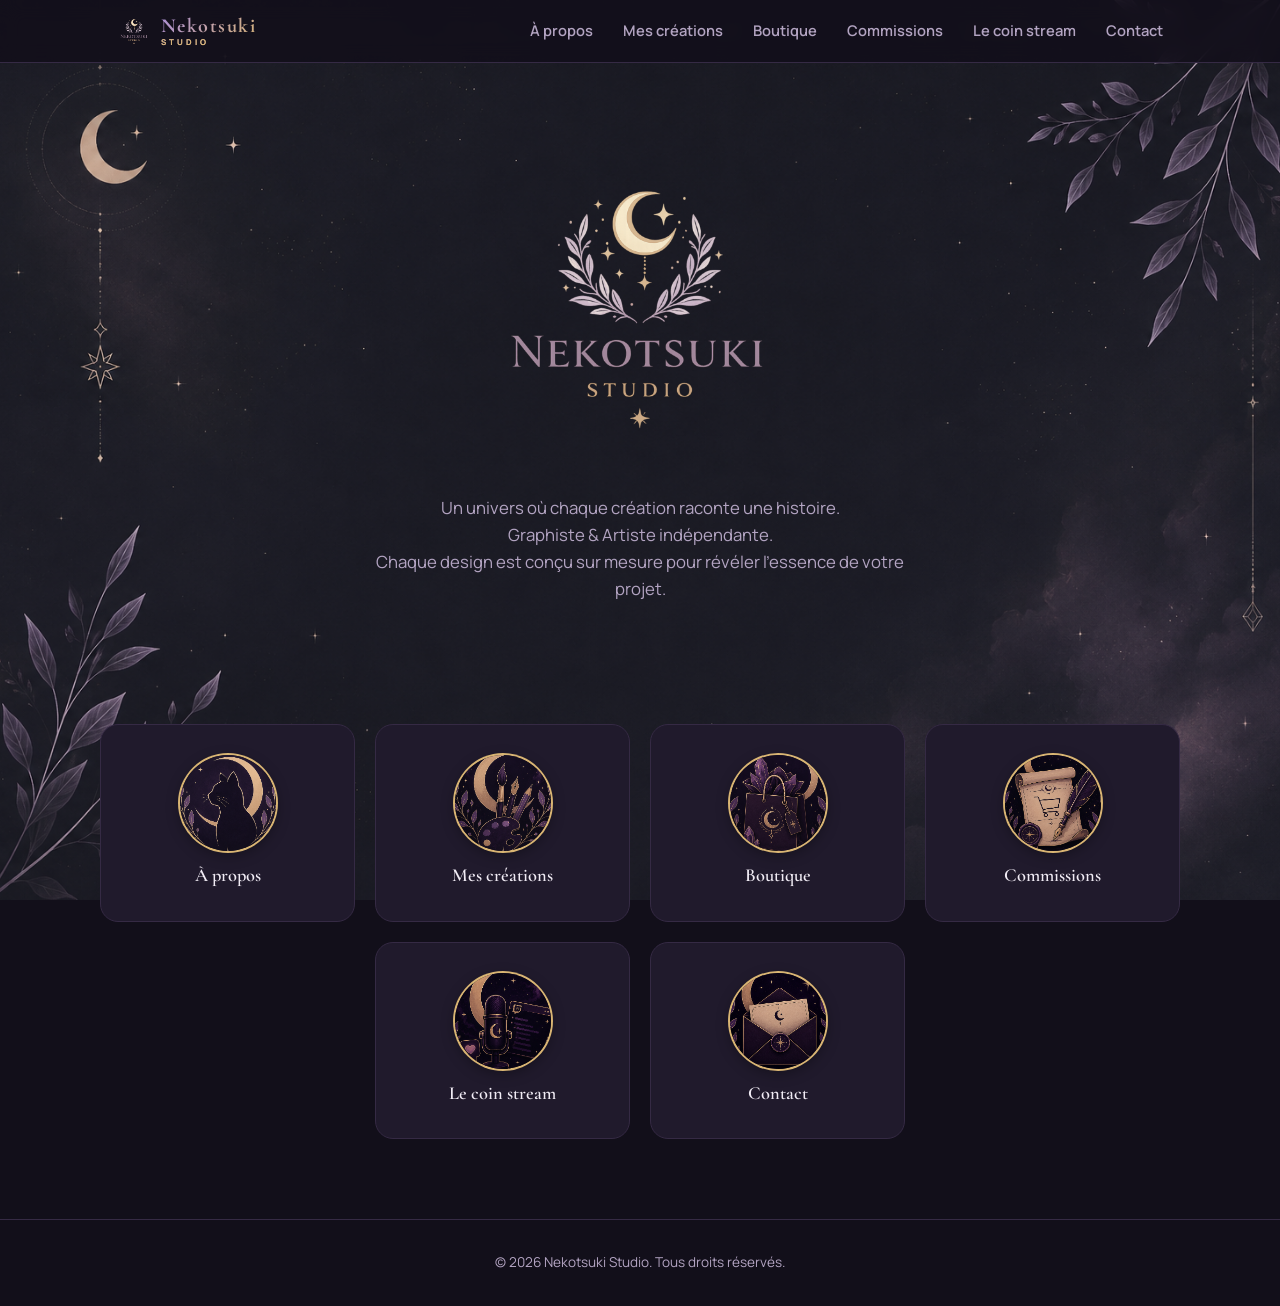
<file: index.html>
<!DOCTYPE html>
<html lang="fr">
<head>
<meta charset="UTF-8">
<meta name="viewport" content="width=device-width, initial-scale=1.0">
<title>Nekotsuki Studio — Portfolio</title>
<link rel="preconnect" href="https://fonts.googleapis.com">
<link rel="preconnect" href="https://fonts.gstatic.com" crossorigin>
<link href="https://fonts.googleapis.com/css2?family=Cormorant+Garamond:wght@500;600;700&family=Manrope:wght@400;500;600;700;800&display=swap" rel="stylesheet">
<link rel="stylesheet" href="style.css?v=3">
</head>
<body>

<header>
  <nav>
    <a href="index.html" class="logo-lockup">
      <img src="index/logo-icon.png" alt="Nekotsuki Studio">
      <span class="logo-text">Nekotsuki<small>STUDIO</small></span>
    </a>
    <ul class="nav-links" id="navLinks">
      <li><a href="apropos.html">À propos</a></li>
      <li><a href="creations.html">Mes créations</a></li>
      <li><a href="boutique.html">Boutique</a></li>
      <li><a href="commissions.html">Commissions</a></li>
      <li><a href="stream.html">Le coin stream</a></li>
      <li><a href="contact.html">Contact</a></li>
    </ul>
    <button class="nav-toggle" id="navToggle" aria-label="Menu">
      <span></span><span></span><span></span>
    </button>
  </nav>
</header>

<main>
  <!-- PAGE DE GARDE -->
  <section class="cover">
    <div class="brand-mark">
      <img src="index/logo-icon.png" alt="Nekotsuki Studio">
    </div>
    <p class="cover-tagline">Un univers où chaque création raconte une histoire.<br> Graphiste & Artiste indépendante.<br> Chaque design est conçu sur mesure pour révéler l'essence de votre projet.</p>
  </br>
    <div class="nav-tiles">
      <!--
        ICÔNE "À PROPOS" (badge chat + lune) : enregistre l'image sous le nom exact "icon-apropos.png"
        à côté de index.html, EN ÉCRASANT le fichier existant, pour qu'elle remplace l'ancienne icône.
      -->
      <a class="nav-tile" href="apropos.html">
        <div class="tile-icon tile-icon-img"><img src="index/icon-apropos.png" alt="À propos" onerror="this.parentElement.textContent='Ap'; this.parentElement.classList.remove('tile-icon-img');"></div>
        <h3>À propos</h3>
      </a>
      <!--
        ICÔNE "MES CRÉATIONS" (badge palette + pinceau/plume/crayon) : enregistre sous le nom exact
        "icon-creations.png", en écrasant le fichier existant.
      -->
      <a class="nav-tile" href="creations.html">
        <div class="tile-icon tile-icon-img"><img src="index/icon-creations.png" alt="Mes créations" onerror="this.parentElement.textContent='Cr'; this.parentElement.classList.remove('tile-icon-img');"></div>
        <h3>Mes créations</h3>
      </a>
      <!--
        ICÔNE "BOUTIQUE" (badge sac + cristaux) : enregistre sous le nom exact "icon-boutique.png",
        en écrasant le fichier existant.
      -->
      <a class="nav-tile" href="boutique.html">
        <div class="tile-icon tile-icon-img"><img src="index/icon-boutique.png" alt="Boutique" onerror="this.parentElement.textContent='Bo'; this.parentElement.classList.remove('tile-icon-img');"></div>
        <h3>Boutique</h3>
      </a>
      <!--
        ICÔNE "COMMISSIONS" (badge parchemin + panier + plume + sceau) : enregistre sous le nom exact
        "icon-commissions.png", en écrasant le fichier existant.
      -->
      <a class="nav-tile" href="commissions.html">
        <div class="tile-icon tile-icon-img"><img src="index/icon-commissions.png" alt="Commissions" onerror="this.parentElement.textContent='Co'; this.parentElement.classList.remove('tile-icon-img');"></div>
        <h3>Commissions</h3>
      </a>
      <!--
        ICÔNE "LE COIN STREAM" (badge micro + fenêtre Twitch) : enregistre sous le nom exact
        "icon-stream.png", en écrasant le fichier existant.
      -->
      <a class="nav-tile" href="stream.html">
        <div class="tile-icon tile-icon-img"><img src="index/icon-stream.png" alt="Le coin stream" onerror="this.parentElement.textContent='St'; this.parentElement.classList.remove('tile-icon-img');"></div>
        <h3>Le coin stream</h3>
      </a>
      <!--
        ICÔNE "CONTACT" (badge enveloppe + lettre + sceau) : enregistre sous le nom exact
        "icon-contact.png", en écrasant le fichier existant.
      -->
      <a class="nav-tile" href="contact.html">
        <div class="tile-icon tile-icon-img"><img src="index/icon-contact.png" alt="Contact" onerror="this.parentElement.textContent='Ct'; this.parentElement.classList.remove('tile-icon-img');"></div>
        <h3>Contact</h3>
      </a>
    </div>
  </section>

<footer>
  © 2026 Nekotsuki Studio. Tous droits réservés.
</footer>

<script src="script.js"></script>
</body>
</html>
</file>
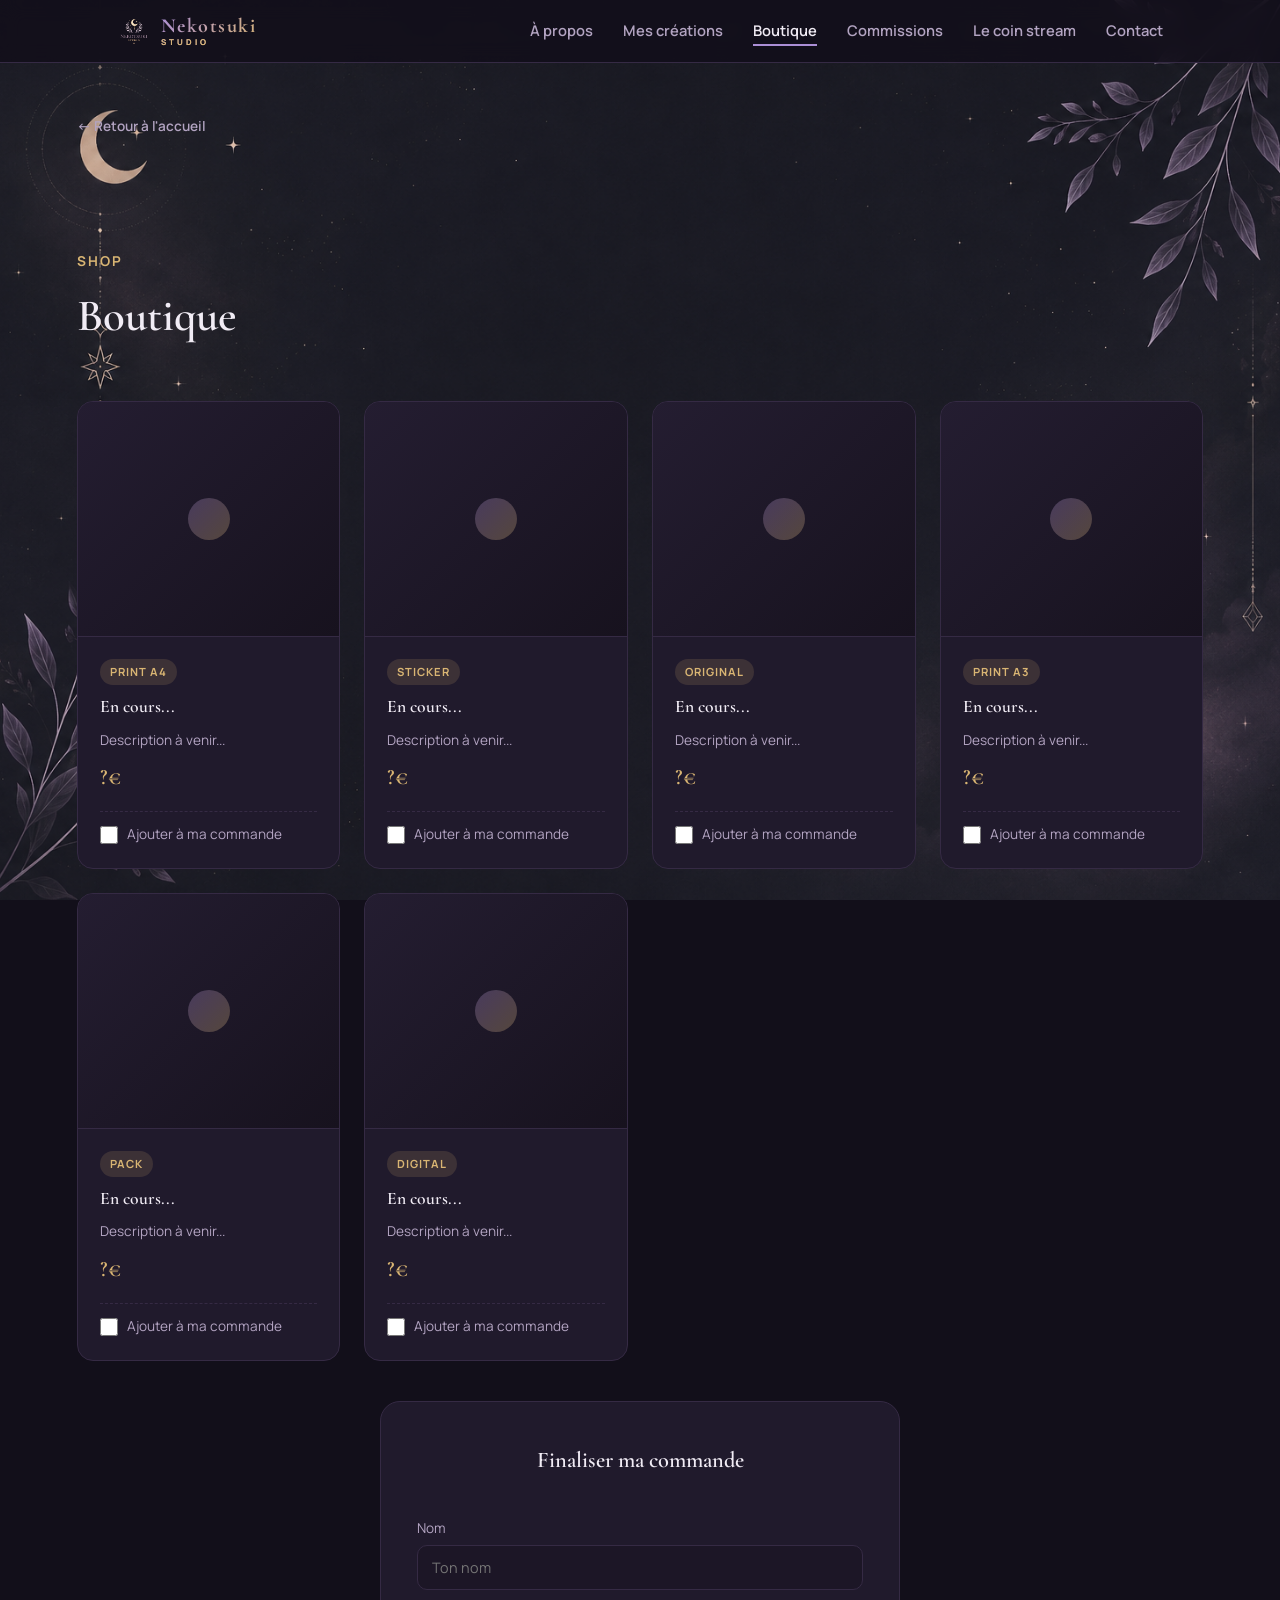
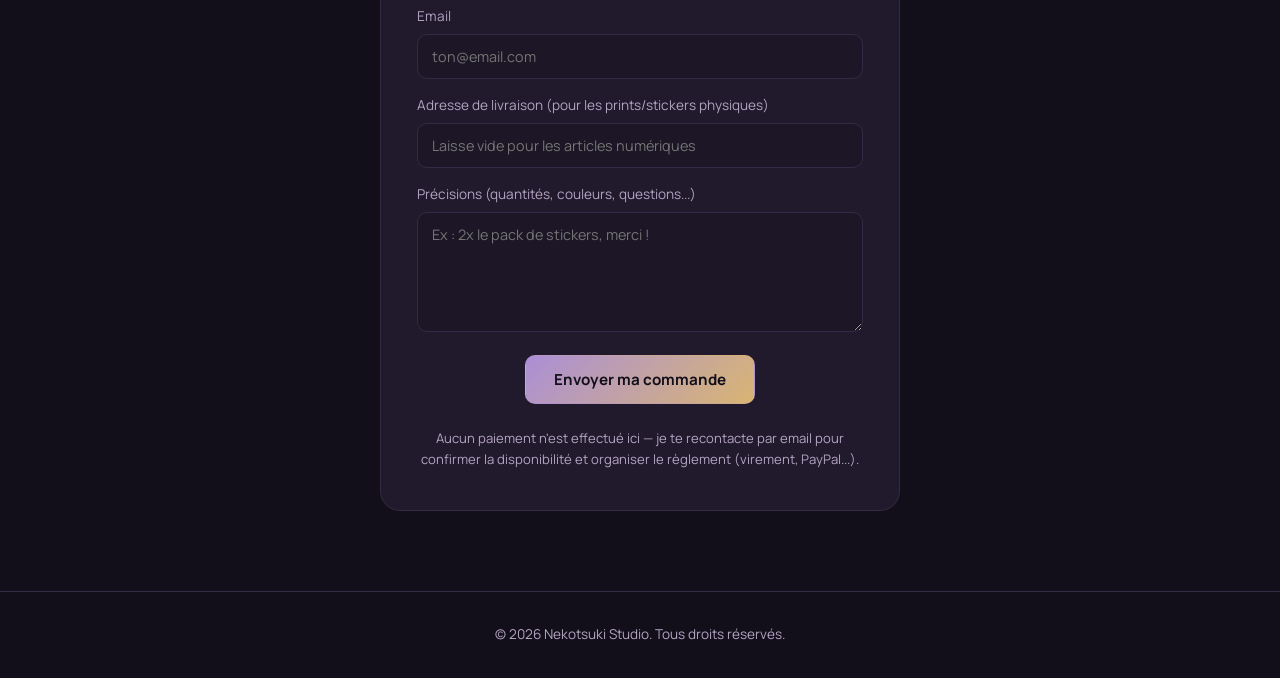
<file: boutique.html>
<!DOCTYPE html>
<html lang="fr">
<head>
<meta charset="UTF-8">
<meta name="viewport" content="width=device-width, initial-scale=1.0">
<title>Boutique — Nekotsuki Studio</title>
<link rel="preconnect" href="https://fonts.googleapis.com">
<link rel="preconnect" href="https://fonts.gstatic.com" crossorigin>
<link href="https://fonts.googleapis.com/css2?family=Cormorant+Garamond:wght@500;600;700&family=Manrope:wght@400;500;600;700;800&display=swap" rel="stylesheet">
<link rel="stylesheet" href="style.css?v=3">
</head>
<body>

<header>
  <nav>
    <a href="index.html" class="logo-lockup">
      <img src="index/logo-icon.png" alt="Nekotsuki Studio">
      <span class="logo-text">Nekotsuki<small>STUDIO</small></span>
    </a>
    <ul class="nav-links" id="navLinks">
      <li><a href="apropos.html">À propos</a></li>
      <li><a href="creations.html">Mes créations</a></li>
      <li><a href="boutique.html" class="active">Boutique</a></li>
      <li><a href="commissions.html">Commissions</a></li>
      <li><a href="stream.html">Le coin stream</a></li>
      <li><a href="contact.html">Contact</a></li>
    </ul>
    <button class="nav-toggle" id="navToggle" aria-label="Menu">
      <span></span><span></span><span></span>
    </button>
  </nav>
</header>

<main>
  <div class="page-header">
    <div class="container">
      <a href="index.html" class="back-link">← Retour à l'accueil</a>
    </div>
  </div>

  <section id="boutique">
    <div class="container">
      <div class="section-head">
        <span class="eyebrow">Shop</span>
        <h2>Boutique</h2>
      </div>

      <form class="ajax-form" id="orderForm" data-success-message="Commande envoyée ! Je te recontacte pour les modalités et le paiement." action="https://formspree.io/f/xvzeaeok" method="POST">
        <input type="hidden" name="_subject" value="Nouvelle commande — Boutique Nekotsuki Studio">
        <input type="text" name="_gotcha" style="display:none">

        <div class="shop-grid">
          <div class="shop-card">
            <div class="shop-thumb"><div class="ph-icon"></div></div>
            <div class="shop-info">
              <span class="shop-badge">Print A4</span>
              <h3>En cours...</h3>
              <p>Description à venir...</p>
              <div class="shop-price">?€</div>
              <label class="shop-select">
                <input type="checkbox" name="produits" value="Print — Lune de minuit (15€)">
                <span>Ajouter à ma commande</span>
              </label>
            </div>
          </div>
          <div class="shop-card">
            <div class="shop-thumb"><div class="ph-icon"></div></div>
            <div class="shop-info">
              <span class="shop-badge">Sticker</span>
              <h3>En cours...</h3>
              <p>Description à venir...</p>
              <div class="shop-price">?€</div>
              <label class="shop-select">
                <input type="checkbox" name="produits" value="Sticker — Chat lunaire (4€)">
                <span>Ajouter à ma commande</span>
              </label>
            </div>
          </div>
          <div class="shop-card">
            <div class="shop-thumb"><div class="ph-icon"></div></div>
            <div class="shop-info">
              <span class="shop-badge">Original</span>
              <h3>En cours...</h3>
              <p>Description à venir...</p>
              <div class="shop-price">?€</div>
              <label class="shop-select">
                <input type="checkbox" name="produits" value="Pièce originale — Veilleuse (80€)">
                <span>Ajouter à ma commande</span>
              </label>
            </div>
          </div>
          <div class="shop-card">
            <div class="shop-thumb"><div class="ph-icon"></div></div>
            <div class="shop-info">
              <span class="shop-badge">Print A3</span>
              <h3>En cours...</h3>
              <p>Description à venir...</p>
              <div class="shop-price">?€</div>
              <label class="shop-select">
                <input type="checkbox" name="produits" value="Print — Jardin céleste (22€)">
                <span>Ajouter à ma commande</span>
              </label>
            </div>
          </div>
          <div class="shop-card">
            <div class="shop-thumb"><div class="ph-icon"></div></div>
            <div class="shop-info">
              <span class="shop-badge">Pack</span>
              <h3>En cours...</h3>
              <p>Description à venir...</p>
              <div class="shop-price">?€</div>
              <label class="shop-select">
                <input type="checkbox" name="produits" value="Pack 5 stickers (16€)">
                <span>Ajouter à ma commande</span>
              </label>
            </div>
          </div>
          <div class="shop-card">
            <div class="shop-thumb"><div class="ph-icon"></div></div>
            <div class="shop-info">
              <span class="shop-badge">Digital</span>
              <h3>En cours...</h3>
              <p>Description à venir...</p>
              <div class="shop-price">?€</div>
              <label class="shop-select">
                <input type="checkbox" name="produits" value="Pack de fonds d'écran (6€)">
                <span>Ajouter à ma commande</span>
              </label>
            </div>
          </div>
        </div>

        <div class="contact-form order-details">
          <h3 class="order-details-title">Finaliser ma commande</h3>
          <div>
            <label for="order-name">Nom</label>
            <input type="text" id="order-name" name="name" placeholder="Ton nom" required>
          </div>
          <div>
            <label for="order-email">Email</label>
            <input type="email" id="order-email" name="email" placeholder="ton@email.com" required>
          </div>
          <div>
            <label for="order-address">Adresse de livraison (pour les prints/stickers physiques)</label>
            <input type="text" id="order-address" name="adresse" placeholder="Laisse vide pour les articles numériques">
          </div>
          <div>
            <label for="order-notes">Précisions (quantités, couleurs, questions...)</label>
            <textarea id="order-notes" name="notes" placeholder="Ex : 2x le pack de stickers, merci !"></textarea>
          </div>
          <button type="submit" class="btn btn-primary" style="align-self:center;">Envoyer ma commande</button>
          <div class="form-status"></div>
          <p class="order-note">Aucun paiement n'est effectué ici — je te recontacte par email pour confirmer la disponibilité et organiser le règlement (virement, PayPal...).</p>
        </div>
      </form>
    </div>
  </section>
</main>

<footer>
  © 2026 Nekotsuki Studio. Tous droits réservés.
</footer>

<script src="script.js"></script>
</body>
</html>
</file>
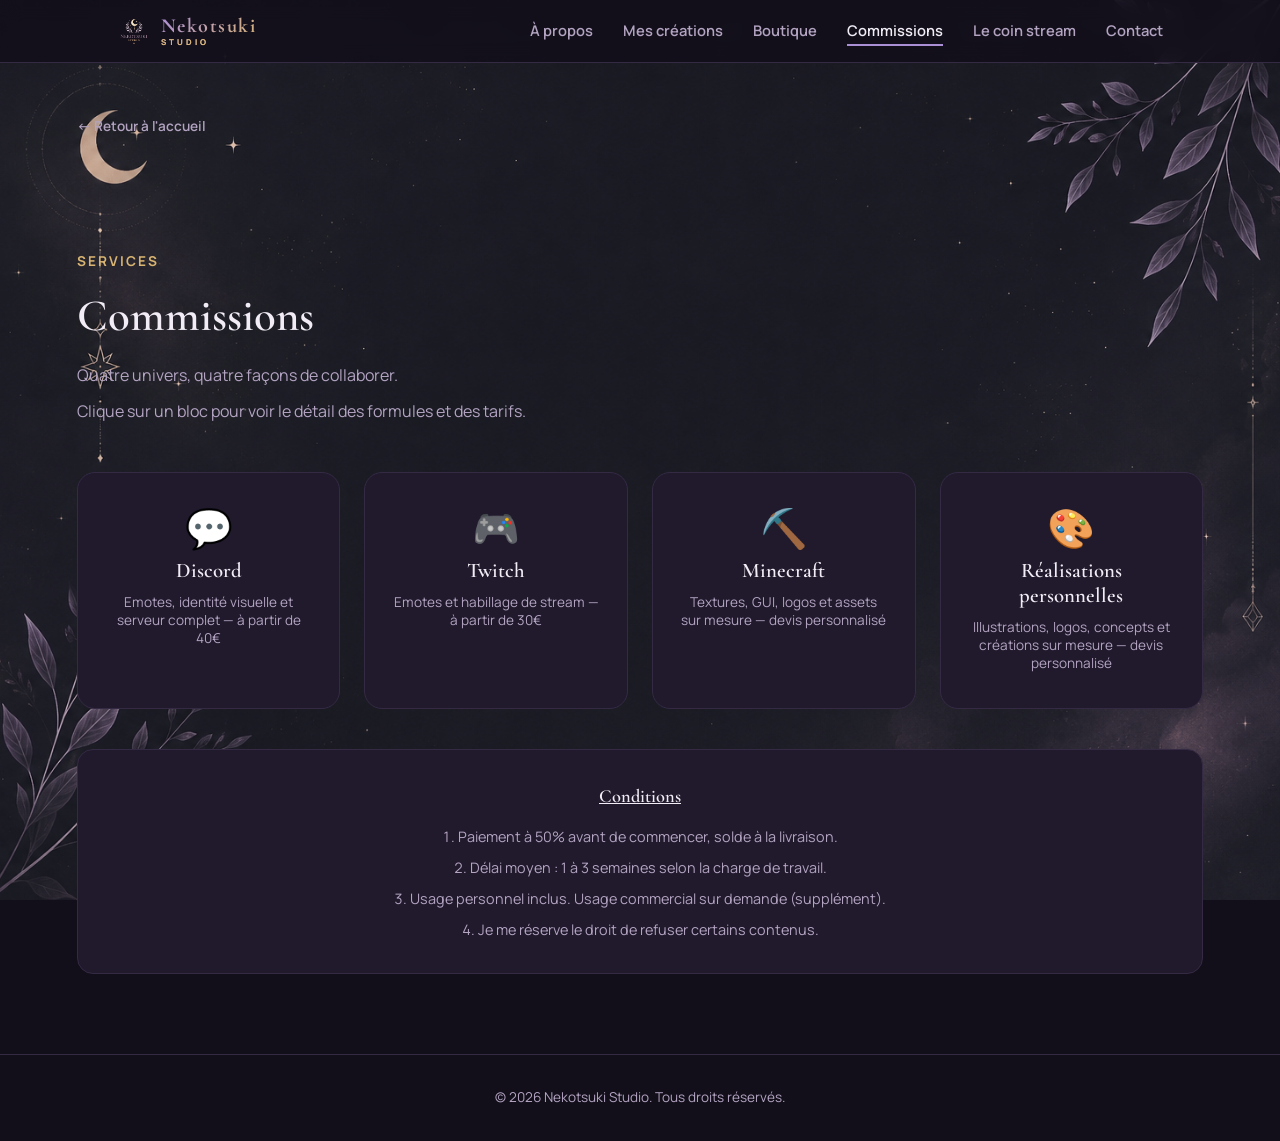
<file: commissions.html>
<!DOCTYPE html>
<html lang="fr">
<head>
<meta charset="UTF-8">
<meta name="viewport" content="width=device-width, initial-scale=1.0">
<title>Commissions — Nekotsuki Studio</title>
<link rel="preconnect" href="https://fonts.googleapis.com">
<link rel="preconnect" href="https://fonts.gstatic.com" crossorigin>
<link href="https://fonts.googleapis.com/css2?family=Cormorant+Garamond:wght@500;600;700&family=Manrope:wght@400;500;600;700;800&display=swap" rel="stylesheet">
<link rel="stylesheet" href="style.css?v=3">
</head>
<body>

<header>
  <nav>
    <a href="index.html" class="logo-lockup">
      <img src="index/logo-icon.png" alt="Nekotsuki Studio">
      <span class="logo-text">Nekotsuki<small>STUDIO</small></span>
    </a>
    <ul class="nav-links" id="navLinks">
      <li><a href="apropos.html">À propos</a></li>
      <li><a href="creations.html">Mes créations</a></li>
      <li><a href="boutique.html">Boutique</a></li>
      <li><a href="commissions.html" class="active">Commissions</a></li>
      <li><a href="stream.html">Le coin stream</a></li>
      <li><a href="contact.html">Contact</a></li>
    </ul>
    <button class="nav-toggle" id="navToggle" aria-label="Menu">
      <span></span><span></span><span></span>
    </button>
  </nav>
</header>

<main>
  <div class="page-header">
    <div class="container">
      <a href="index.html" class="back-link">← Retour à l'accueil</a>
    </div>
  </div>

  <section id="commissions">
    <div class="container">
      <div class="section-head">
        <span class="eyebrow">Services</span>
        <h2>Commissions</h2>
        <p>Quatre univers, quatre façons de collaborer.</p> <p>Clique sur un bloc pour voir le détail des formules et des tarifs.</p>
      </div>

      <div class="comm-category-grid">
        <button type="button" class="comm-category-card" onclick="openCommModal('discord')">
          <span class="comm-category-icon">💬</span>
          <h3>Discord</h3>
          <p>Emotes, identité visuelle et serveur complet — à partir de 40€</p>
        </button>
        <button type="button" class="comm-category-card" onclick="openCommModal('twitch')">
          <span class="comm-category-icon">🎮</span>
          <h3>Twitch</h3>
          <p>Emotes et habillage de stream — à partir de 30€</p>
        </button>
        <button type="button" class="comm-category-card" onclick="openCommModal('minecraft')">
          <span class="comm-category-icon">⛏️</span>
          <h3>Minecraft</h3>
          <p>Textures, GUI, logos et assets sur mesure — devis personnalisé</p>
        </button>
        <button type="button" class="comm-category-card" onclick="openCommModal('perso')">
          <span class="comm-category-icon">🎨</span>
          <h3>Réalisations personnelles</h3>
          <p>Illustrations, logos, concepts et créations sur mesure — devis personnalisé</p>
        </button>
      </div>

      <div class="comm-terms">
        <h3><u>Conditions</u></h3>
        <ol>
          <li>Paiement à 50% avant de commencer, solde à la livraison.</li>
          <li>Délai moyen : 1 à 3 semaines selon la charge de travail.</li>
          <li>Usage personnel inclus. Usage commercial sur demande (supplément).</li>
          <li>Je me réserve le droit de refuser certains contenus.</li>
        </ol>
      </div>
    </div>
  </section>
</main>

<footer>
  © 2026 Nekotsuki Studio. Tous droits réservés.
</footer>

<!-- MODALE DISCORD -->
<div class="comm-modal" id="modal-discord">
  <div class="comm-modal-inner">
    <button class="comm-modal-close" onclick="closeCommModal('discord')" aria-label="Fermer">&times;</button>
    <div class="comm-modal-head">
      <span class="comm-modal-icon">💬</span>
      <h3>Discord</h3>
    </div>
    <div class="comm-sub-grid">
      <div class="comm-sub-card">
        <span class="comm-sub-emoji">🌙</span>
        <h4>Pack Emotes</h4>
        <div class="comm-sub-price">À partir de 40€</div>
        <ul>
          <li>Jusqu'à 24 émotes personnalisées</li>
          <li>Format Discord</li>
          <li>Fond transparent</li>
        </ul>
      </div>
      <div class="comm-sub-card">
        <span class="comm-sub-emoji">🌕</span>
        <h4>Pack Identité Discord</h4>
        <div class="comm-sub-price">À partir de 100€</div>
        <ul>
          <li>Logo personnalisé</li>
          <li>Bannière du serveur</li>
          <li>Jusqu'à 40 émotes</li>
          <li>Icône du serveur</li>
          <li>Cohérence graphique complète</li>
        </ul>
      </div>
      <div class="comm-sub-card">
        <span class="comm-sub-emoji">🌑</span>
        <h4>Pack Serveur Complet</h4>
        <div class="comm-sub-price">À partir de 150€</div>
        <p class="comm-sub-desc">Création complète de l'identité visuelle et du serveur Discord :</p>
        <ul>
          <li>Logo</li>
          <li>Bannière</li>
          <li>Émotes</li>
          <li>Icônes</li>
          <li>Éléments graphiques</li>
          <li>Design des salons et catégories</li>
          <li>Accompagnement personnalisé</li>
        </ul>
      </div>
      <div class="comm-sub-card comm-sub-custom">
        <span class="comm-sub-emoji">✨</span>
        <h4>Projet sur mesure</h4>
        <div class="comm-sub-price">Prix personnalisé</div>
        <p class="comm-sub-desc">Chaque projet est unique. Un devis détaillé est établi gratuitement selon vos besoins.</p>
        <p class="comm-sub-desc">Vous avez une demande particulière ? Je réalise également des projets entièrement personnalisés adaptés à vos besoins.</p>
      </div>
    </div>
    <a href="contact.html" class="btn btn-primary comm-modal-cta">Demander un devis</a>
  </div>
</div>

<!-- MODALE TWITCH -->
<div class="comm-modal" id="modal-twitch">
  <div class="comm-modal-inner">
    <button class="comm-modal-close" onclick="closeCommModal('twitch')" aria-label="Fermer">&times;</button>
    <div class="comm-modal-head">
      <span class="comm-modal-icon">🎮</span>
      <h3>Twitch</h3>
    </div>
    <div class="comm-sub-grid">
      <div class="comm-sub-card">
        <span class="comm-sub-emoji">🌙</span>
        <h4>Pack Emotes</h4>
        <div class="comm-sub-price">À partir de 30€</div>
        <ul>
          <li>Émotes personnalisées</li>
          <li>Livraison prête à l'utilisation</li>
        </ul>
      </div>
      <div class="comm-sub-card">
        <span class="comm-sub-emoji">🌕</span>
        <h4>Pack Stream</h4>
        <div class="comm-sub-price">À partir de 100€</div>
        <ul>
          <li>Overlay</li>
          <li>Écran de démarrage</li>
          <li>Écran de pause</li>
          <li>Écran de fin</li>
          <li>Panels</li>
          <li>Cohérence graphique</li>
        </ul>
      </div>
      <div class="comm-sub-card comm-sub-custom">
        <span class="comm-sub-emoji">✨</span>
        <h4>Projet sur mesure</h4>
        <div class="comm-sub-price">Prix personnalisé</div>
        <p class="comm-sub-desc">Chaque projet est unique. Un devis détaillé est établi gratuitement selon vos besoins.</p>
        <p class="comm-sub-desc">Pour un branding complet ou toute demande spécifique.</p>
      </div>
    </div>
    <a href="contact.html" class="btn btn-primary comm-modal-cta">Demander un devis</a>
  </div>
</div>

<!-- MODALE MINECRAFT -->
<div class="comm-modal" id="modal-minecraft">
  <div class="comm-modal-inner">
    <button class="comm-modal-close" onclick="closeCommModal('minecraft')" aria-label="Fermer">&times;</button>
    <div class="comm-modal-head">
      <span class="comm-modal-icon">⛏️</span>
      <h3>Minecraft</h3>
    </div>
    <div class="comm-sub-grid comm-sub-grid-single">
      <div class="comm-sub-card">
        <span class="comm-sub-emoji">🎨</span>
        <h4>Ressources personnalisées</h4>
        <div class="comm-sub-price">Prix personnalisé</div>
        <p class="comm-sub-desc">Chaque projet est unique. Un devis détaillé est établi gratuitement selon vos besoins.</p>
        <p class="comm-sub-desc">Création de contenus graphiques adaptés à votre serveur :</p>
        <ul>
          <li>Textures</li>
          <li>Icônes</li>
          <li>GUI</li>
          <li>Items</li>
          <li>Logos</li>
          <li>Illustrations</li>
          <li>Interfaces</li>
          <li>Assets personnalisés</li>
        </ul>
        <p class="comm-sub-desc">Chaque projet étant unique, un devis est réalisé en fonction de vos besoins.</p>
      </div>
    </div>
    <a href="contact.html" class="btn btn-primary comm-modal-cta">Demander un devis</a>
  </div>
</div>

<!-- MODALE RÉALISATIONS PERSONNELLES -->
<div class="comm-modal" id="modal-perso">
  <div class="comm-modal-inner">
    <button class="comm-modal-close" onclick="closeCommModal('perso')" aria-label="Fermer">&times;</button>
    <div class="comm-modal-head">
      <span class="comm-modal-icon">🎨</span>
      <h3>Réalisations personnelles</h3>
    </div>
    <div class="comm-sub-grid comm-sub-grid-single">
      <div class="comm-sub-card">
        <span class="comm-sub-emoji">✨</span>
        <h4>Création sur mesure</h4>
        <div class="comm-sub-price">Prix personnalisé</div>
        <p class="comm-sub-desc">Chaque projet est unique. Un devis détaillé est établi gratuitement selon vos besoins.</p>
        <p class="comm-sub-desc">Illustrations, affiches, logos, personnages, concepts, tatouages, identités visuelles ou toute autre création graphique.</p>
        <p class="comm-sub-desc">Chaque projet fait l'objet d'un devis personnalisé selon :</p>
        <ul>
          <li>La complexité</li>
          <li>Le temps de réalisation</li>
          <li>Les droits d'utilisation</li>
          <li>Les livrables souhaités</li>
        </ul>
      </div>
    </div>
    <a href="contact.html" class="btn btn-primary comm-modal-cta">Demander un devis</a>
  </div>
</div>

<script src="script.js"></script>
</body>
</html>
</file>
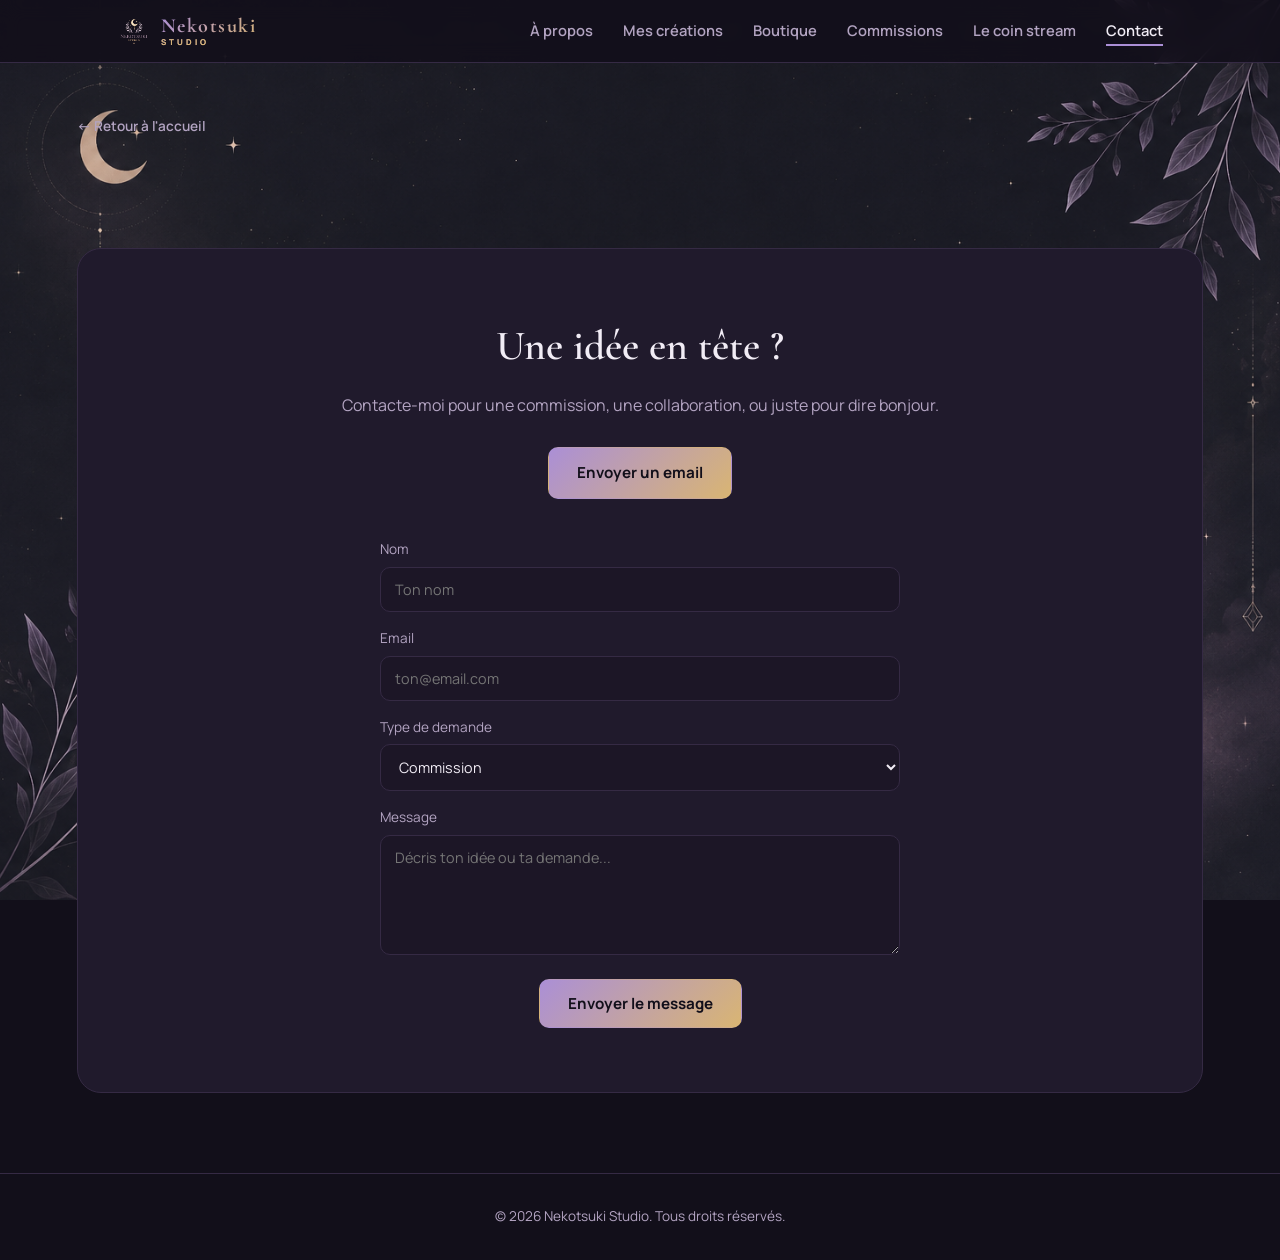
<file: contact.html>
<!DOCTYPE html>
<html lang="fr">
<head>
<meta charset="UTF-8">
<meta name="viewport" content="width=device-width, initial-scale=1.0">
<title>Contact — Nekotsuki Studio</title>
<link rel="preconnect" href="https://fonts.googleapis.com">
<link rel="preconnect" href="https://fonts.gstatic.com" crossorigin>
<link href="https://fonts.googleapis.com/css2?family=Cormorant+Garamond:wght@500;600;700&family=Manrope:wght@400;500;600;700;800&display=swap" rel="stylesheet">
<link rel="stylesheet" href="style.css?v=3">
</head>
<body>

<header>
  <nav>
    <a href="index.html" class="logo-lockup">
      <img src="index/logo-icon.png" alt="Nekotsuki Studio">
      <span class="logo-text">Nekotsuki<small>STUDIO</small></span>
    </a>
    <ul class="nav-links" id="navLinks">
      <li><a href="apropos.html">À propos</a></li>
      <li><a href="creations.html">Mes créations</a></li>
      <li><a href="boutique.html">Boutique</a></li>
      <li><a href="commissions.html">Commissions</a></li>
      <li><a href="stream.html">Le coin stream</a></li>
      <li><a href="contact.html" class="active">Contact</a></li>
    </ul>
    <button class="nav-toggle" id="navToggle" aria-label="Menu">
      <span></span><span></span><span></span>
    </button>
  </nav>
</header>

<main>
  <div class="page-header">
    <div class="container">
      <a href="index.html" class="back-link">← Retour à l'accueil</a>
    </div>
  </div>

  <section id="contact">
    <div class="container">
      <div class="contact-cta">
        <h2>Une idée en tête ?</h2>
        <p>Contacte-moi pour une commission, une collaboration, ou juste pour dire bonjour.</p>
        <a href="mailto:nekotsuki.studio@gmail.com" class="btn btn-primary">Envoyer un email</a>

        <!--
          FORMULAIRE FONCTIONNEL — via Formspree (gratuit, sans backend à héberger) :
          1. Va sur https://formspree.io et crée un compte gratuit avec nekotsuki.studio@gmail.com
          2. Crée un nouveau formulaire, Formspree te donne une URL du type https://formspree.io/f/xxxxxxx
          3. Remplace "TON_ID_FORMSPREE" ci-dessous par cet identifiant (juste la partie après /f/)
          4. Formspree t'enverra un email de confirmation la 1ère fois qu'un message est envoyé — clique pour valider
          Une fois branché, chaque message envoyé depuis le site atterrit directement dans ta boîte mail.
        -->
        <form class="contact-form ajax-form" id="contactForm" data-success-message="Message envoyé ! Je te réponds au plus vite." action="https://formspree.io/f/xvzeaeok" method="POST">
          <input type="hidden" name="_subject" value="Nouveau message — Nekotsuki Studio">
          <input type="text" name="_gotcha" style="display:none">
          <div>
            <label for="name">Nom</label>
            <input type="text" id="name" name="name" placeholder="Ton nom" required>
          </div>
          <div>
            <label for="email">Email</label>
            <input type="email" id="email" name="email" placeholder="ton@email.com" required>
          </div>
          <div>
            <label for="type">Type de demande</label>
            <select id="type" name="type">
              <option>Commission</option>
              <option>Boutique</option>
              <option>Collaboration</option>
              <option>Question générale</option>
              <option>Autre</option>
            </select>
          </div>
          <div>
            <label for="message">Message</label>
            <textarea id="message" name="message" placeholder="Décris ton idée ou ta demande..." required></textarea>
          </div>
          <button type="submit" class="btn btn-primary" style="align-self:center;">Envoyer le message</button>
          <div id="formStatus" class="form-status"></div>
        </form>
      </div>
    </div>
  </section>
</main>

<footer>
  © 2026 Nekotsuki Studio. Tous droits réservés.
</footer>

<script src="script.js"></script>
</body>
</html>
</file>
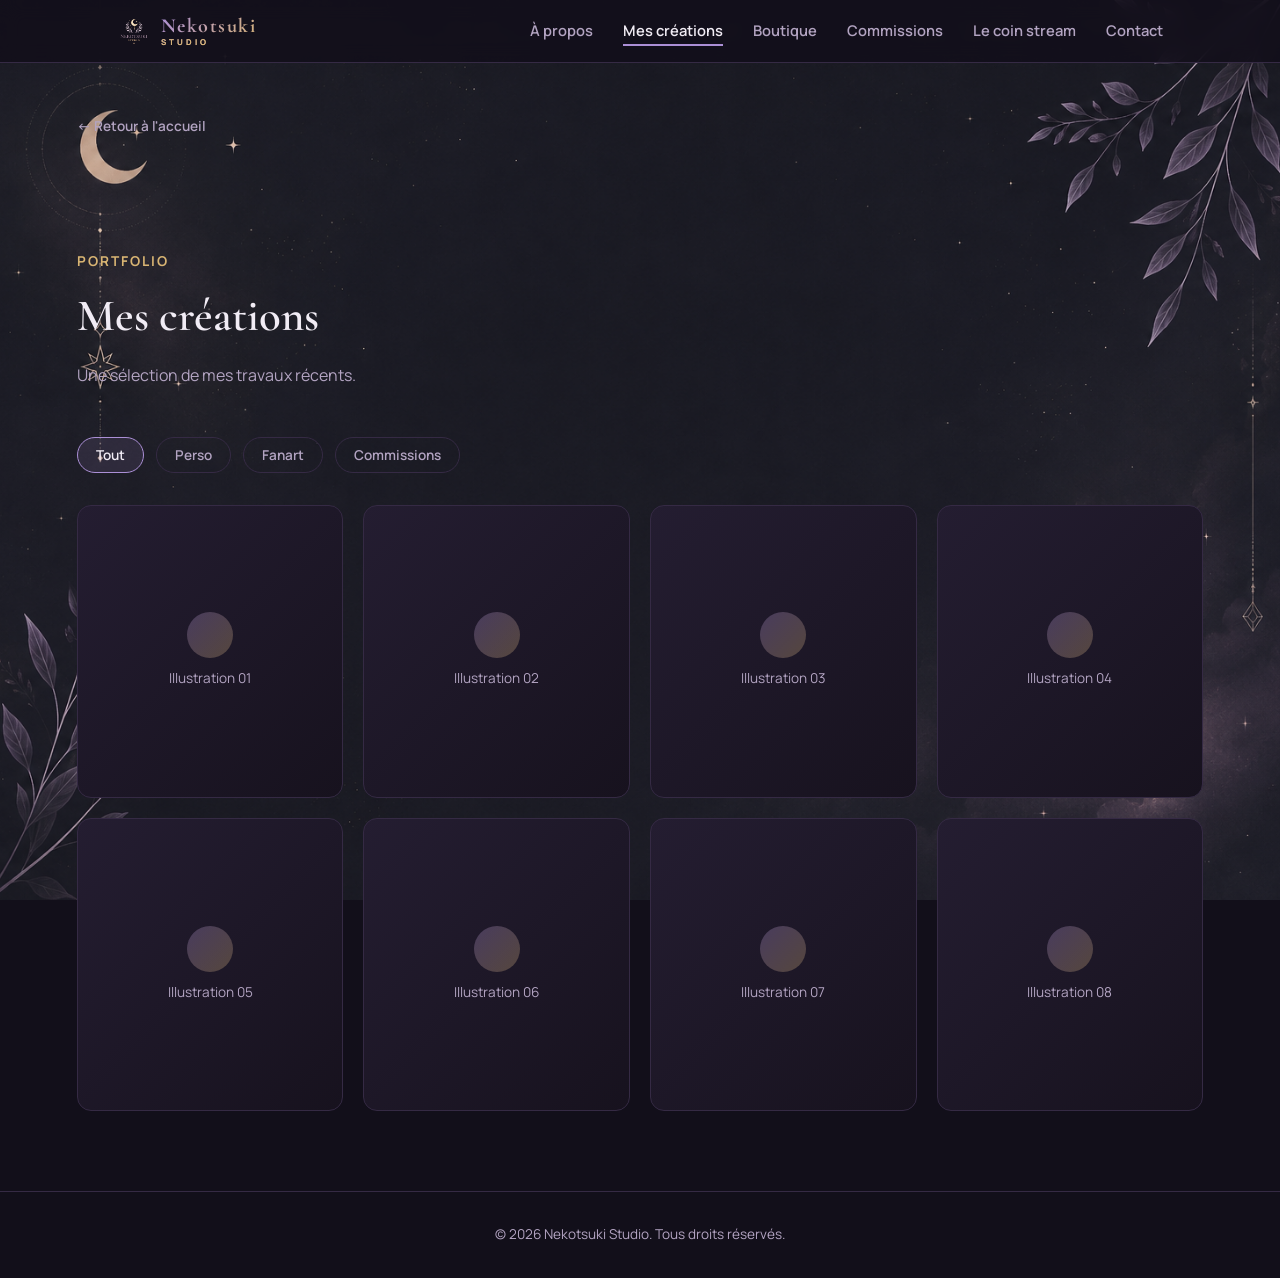
<file: creations.html>
<!DOCTYPE html>
<html lang="fr">
<head>
<meta charset="UTF-8">
<meta name="viewport" content="width=device-width, initial-scale=1.0">
<title>Mes créations — Nekotsuki Studio</title>
<link rel="preconnect" href="https://fonts.googleapis.com">
<link rel="preconnect" href="https://fonts.gstatic.com" crossorigin>
<link href="https://fonts.googleapis.com/css2?family=Cormorant+Garamond:wght@500;600;700&family=Manrope:wght@400;500;600;700;800&display=swap" rel="stylesheet">
<link rel="stylesheet" href="style.css?v=3">
</head>
<body>

<header>
  <nav>
    <a href="index.html" class="logo-lockup">
      <img src="index/logo-icon.png" alt="Nekotsuki Studio">
      <span class="logo-text">Nekotsuki<small>STUDIO</small></span>
    </a>
    <ul class="nav-links" id="navLinks">
      <li><a href="apropos.html">À propos</a></li>
      <li><a href="creations.html" class="active">Mes créations</a></li>
      <li><a href="boutique.html">Boutique</a></li>
      <li><a href="commissions.html">Commissions</a></li>
      <li><a href="stream.html">Le coin stream</a></li>
      <li><a href="contact.html">Contact</a></li>
    </ul>
    <button class="nav-toggle" id="navToggle" aria-label="Menu">
      <span></span><span></span><span></span>
    </button>
  </nav>
</header>

<main>
  <div class="page-header">
    <div class="container">
      <a href="index.html" class="back-link">← Retour à l'accueil</a>
    </div>
  </div>

  <section id="gallery">
    <div class="container">
      <div class="section-head">
        <span class="eyebrow">Portfolio</span>
        <h2>Mes créations</h2>
        <p>Une sélection de mes travaux récents.</p>
      </div>
      <div class="gallery-filters">
        <button class="filter-btn active" data-filter="all">Tout</button>
        <button class="filter-btn" data-filter="perso">Perso</button>
        <button class="filter-btn" data-filter="fanart">Fanart</button>
        <button class="filter-btn" data-filter="commission">Commissions</button>
      </div>
      <!--
        POUR AJOUTER TES VRAIES IMAGES :
        Remplace chaque <div class="art-card" ...> par :
        <div class="art-card" data-category="perso" data-title="Titre" onclick="openLightbox(this)">
          <img src="tes-images/dessin1.jpg" alt="Titre" style="width:100%;height:100%;object-fit:cover;">
        </div>
      -->
      <div class="gallery-grid" id="galleryGrid">
        <div class="art-card" data-category="perso" data-title="Illustration 01" onclick="openLightbox(this)">
          <div class="placeholder-label"><div class="ph-icon"></div>Illustration 01</div>
        </div>
        <div class="art-card" data-category="fanart" data-title="Illustration 02" onclick="openLightbox(this)">
          <div class="placeholder-label"><div class="ph-icon"></div>Illustration 02</div>
        </div>
        <div class="art-card" data-category="commission" data-title="Illustration 03" onclick="openLightbox(this)">
          <div class="placeholder-label"><div class="ph-icon"></div>Illustration 03</div>
        </div>
        <div class="art-card" data-category="perso" data-title="Illustration 04" onclick="openLightbox(this)">
          <div class="placeholder-label"><div class="ph-icon"></div>Illustration 04</div>
        </div>
        <div class="art-card" data-category="fanart" data-title="Illustration 05" onclick="openLightbox(this)">
          <div class="placeholder-label"><div class="ph-icon"></div>Illustration 05</div>
        </div>
        <div class="art-card" data-category="commission" data-title="Illustration 06" onclick="openLightbox(this)">
          <div class="placeholder-label"><div class="ph-icon"></div>Illustration 06</div>
        </div>
        <div class="art-card" data-category="perso" data-title="Illustration 07" onclick="openLightbox(this)">
          <div class="placeholder-label"><div class="ph-icon"></div>Illustration 07</div>
        </div>
        <div class="art-card" data-category="fanart" data-title="Illustration 08" onclick="openLightbox(this)">
          <div class="placeholder-label"><div class="ph-icon"></div>Illustration 08</div>
        </div>
      </div>
    </div>
  </section>
</main>

<footer>
  © 2026 Nekotsuki Studio. Tous droits réservés.
</footer>

<!-- LIGHTBOX -->
<div class="lightbox" id="lightbox">
  <button class="lightbox-close" onclick="closeLightbox()">&times;</button>
  <div class="lightbox-inner">
    <div class="ph-icon-lg"></div>
    <h3 id="lightboxTitle">Titre de l'œuvre</h3>
    <p style="color:var(--text-dim); margin-top:10px; font-size:0.9rem;">Remplace ce placeholder par ta vraie image dans le HTML (voir commentaire dans la section galerie).</p>
  </div>
</div>

<script src="script.js"></script>
</body>
</html>
</file>
<file: style.css>
:root{
  --bg: #120f1a;
  --bg-alt: #1c1626;
  --card: #201a2c;
  --text: #f1ecf5;
  --text-dim: #b3a4c2;
  --accent: #ab8fd6;
  --accent2: #d9b573;
  --accent-grad: linear-gradient(135deg, #ab8fd6, #d9b573);
  --border: #352a44;
  --font-display: 'Cormorant Garamond', Georgia, serif;
  --font-body: 'Manrope', 'Segoe UI', system-ui, -apple-system, sans-serif;
}
*{ margin:0; padding:0; box-sizing:border-box; }
html{ scroll-behavior:smooth; }
body{
  background: var(--bg) url('index/bg-pattern.png') center center / cover no-repeat fixed;
  color: var(--text);
  font-family: var(--font-body);
  line-height:1.6;
  min-height:100vh;
  display:flex; flex-direction:column;
}
a{ color:inherit; text-decoration:none; }
img{ max-width:100%; display:block; }
section{ padding: 80px 6vw; }
.container{ max-width:1200px; margin:0 auto; }
main{ flex:1; }
h1,h2,h3{ font-family: var(--font-display); }

/* Uniform dark scrim so text stays equally legible/bright on every page (same as the home page) */
body::before{
  content:"";
  position:fixed; inset:0;
  background: rgba(18,15,26,0);
  pointer-events:none;
  z-index:0;
}

/* Header / nav */
header{
  position:sticky; top:0; z-index:100;
  background: rgba(18,15,26,0.85);
  backdrop-filter: blur(10px);
  border-bottom:1px solid var(--border);
}
nav{
  display:flex; align-items:center; justify-content:space-between;
  padding: 14px 6vw;
  max-width:1200px; margin:0 auto;
}
.logo-lockup{ display:flex; align-items:center; gap:10px; }
.logo-lockup img{ width:34px; height:34px; flex-shrink:0; }
.logo-lockup .logo-text{
  font-family: var(--font-display); font-size:1.25rem; font-weight:700; letter-spacing:1.5px;
  line-height:1.1;
  background: var(--accent-grad);
  -webkit-background-clip:text; background-clip:text; color:transparent;
}
.logo-lockup .logo-text small{
  display:block; font-family: var(--font-body); font-size:0.5rem; letter-spacing:3px;
  color: var(--accent2); -webkit-text-fill-color: var(--accent2); font-weight:700; margin-top:1px;
}
.nav-links{ display:flex; gap:30px; list-style:none; }
.nav-links a{
  font-size:0.92rem; color:var(--text-dim); font-weight:600;
  transition: color .2s; padding-bottom:4px; border-bottom:2px solid transparent;
}
.nav-links a:hover{ color:var(--text); }
.nav-links a.active{ color:var(--text); border-bottom-color:var(--accent); }
.nav-toggle{ display:none; flex-direction:column; gap:5px; cursor:pointer; background:none; border:none; }
.nav-toggle span{ width:26px; height:2px; background:var(--text); }

/* Cover / page de garde */
.cover{
  min-height:92vh;
  display:flex; flex-direction:column; align-items:center; justify-content:center;
  text-align:center; gap:48px; position:relative; z-index:1;
}
.brand-mark{ width:320px; max-width:78vw; margin:0 auto; }
.cover-tagline{ max-width:560px; color:var(--text-dim); font-size:1.05rem; margin-top:-16px; }
.nav-tiles{
  display:grid; grid-template-columns: repeat(auto-fit, minmax(210px,1fr));
  gap:20px; width:100%; max-width:1080px;
}
.nav-tile{
  background: var(--card); border:1px solid var(--border); border-radius:18px;
  padding:30px 22px; text-align:center; transition: transform .25s, border-color .25s;
  display:flex; flex-direction:column; align-items:center; gap:10px;
}
.nav-tile:hover{ transform: translateY(-6px); border-color: var(--accent); }
.nav-tile .tile-icon{
  width:42px; height:42px; border-radius:12px; background: var(--accent-grad);
  opacity:0.9; display:flex; align-items:center; justify-content:center;
  font-family: var(--font-display); font-weight:700; color:#120f1a; font-size:1.1rem;
  overflow:hidden;
}
.nav-tile .tile-icon.tile-icon-img{
  width:96px; height:96px; border-radius:50%;
  background: var(--bg-alt); opacity:1; padding:0;
  box-shadow: 0 0 0 2px var(--accent2), 0 4px 14px rgba(0,0,0,0.35);
}
.nav-tile .tile-icon img{ width:100%; height:100%; object-fit:cover; transform: scale(1.7); }
.nav-tile h3{ font-size:1.15rem; font-weight:600; }
.nav-tile p{ color:var(--text-dim); font-size:0.85rem; }

/* Sur grand écran (4 colonnes) : aligner "Le coin stream" sous "Mes créations"
   et "Contact" sous "Boutique" plutôt qu'à gauche de la 2e ligne. */
@media (min-width: 860px){
  .nav-tile:nth-child(5){ grid-column: 2; }
  .nav-tile:nth-child(6){ grid-column: 3; }
}

/* Home — feature strip */
.feature-strip{
  display:grid; grid-template-columns: repeat(auto-fit, minmax(220px,1fr));
  gap:24px; width:100%; max-width:1080px;
}
.feature-card{
  background: var(--card); border:1px solid var(--border); border-radius:16px;
  padding:28px; text-align:center;
}
.feature-card .f-icon{
  width:46px; height:46px; border-radius:50%; background: var(--accent-grad);
  opacity:0.9; display:flex; align-items:center; justify-content:center;
  margin:0 auto 14px; font-family: var(--font-display); font-weight:700; color:#120f1a;
}
.feature-card h3{ font-size:1.05rem; font-weight:600; margin-bottom:6px; }
.feature-card p{ color:var(--text-dim); font-size:0.85rem; }

/* Home — section wrapper (non-hero content below the fold) */
.home-section{ position:relative; z-index:1; }
.home-section .section-head{ text-align:center; margin-left:auto; margin-right:auto; }
.home-section .section-head p{ margin-left:auto; margin-right:auto; }

/* Page header (top of each sub-page) */
.page-header{ padding: 50px 6vw 10px; position:relative; z-index:1; }
.page-header .back-link{
  display:inline-flex; align-items:center; gap:6px; color:var(--text-dim);
  font-size:0.85rem; margin-bottom:20px; font-weight:600;
}
.page-header .back-link:hover{ color:var(--accent2); }

/* Section headers */
.section-head{ margin-bottom:48px; }
.eyebrow{ color:var(--accent2); font-size:0.85rem; font-weight:700; letter-spacing:2px; text-transform:uppercase; font-family: var(--font-body); }
.section-head h2{ font-size: clamp(1.9rem, 4vw, 2.8rem); font-weight:600; margin-top:8px; }
.section-head p{ color:var(--text-dim); margin-top:10px; max-width:600px; }

/* Buttons */
.btn-row{ display:flex; gap:16px; flex-wrap:wrap; justify-content:center; }
.btn{
  padding: 13px 28px; border-radius:10px; font-weight:700; font-size:0.95rem;
  display:inline-flex; align-items:center; gap:8px; transition: transform .2s, opacity .2s;
  border:1px solid transparent; cursor:pointer; font-family: var(--font-body);
}
.btn:hover{ transform: translateY(-2px); }
.btn-primary{ background: var(--accent-grad); color:#120f1a; }
.btn-outline{ border-color: var(--border); color:var(--text); }
.btn-outline:hover{ border-color: var(--accent); }

/* Gallery / créations */
.gallery-filters{ display:flex; gap:12px; margin-bottom:32px; flex-wrap:wrap; }
.filter-btn{
  padding:8px 18px; border-radius:999px; border:1px solid var(--border);
  background:transparent; color:var(--text-dim); font-size:0.85rem; font-weight:600; cursor:pointer;
  transition: all .2s; font-family: var(--font-body);
}
.filter-btn.active, .filter-btn:hover{ border-color:var(--accent); color:var(--text); background: rgba(171,143,214,0.12); }
.gallery-grid{
  display:grid; grid-template-columns: repeat(auto-fill, minmax(240px,1fr)); gap:20px;
}
.art-card{
  aspect-ratio: 1/1.1; border-radius:14px; overflow:hidden; position:relative;
  cursor:pointer; border:1px solid var(--border);
  background: linear-gradient(135deg, #241d31, #17121e);
  display:flex; align-items:center; justify-content:center;
  transition: transform .3s, border-color .3s;
}
.art-card:hover{ transform: translateY(-6px); border-color:var(--accent); }
.art-card .placeholder-label{
  color: var(--text-dim); font-size:0.85rem; text-align:center; padding:20px;
  display:flex; flex-direction:column; align-items:center; gap:10px;
}
.art-card .ph-icon{
  width:46px; height:46px; border-radius:50%;
  background: var(--accent-grad); opacity:0.3;
}
.art-card::after{
  content:"Voir en grand";
  position:absolute; inset:auto 0 0 0; padding:12px;
  background: linear-gradient(to top, rgba(0,0,0,0.75), transparent);
  color:#fff; font-size:0.8rem; font-weight:600; text-align:center;
  opacity:0; transition: opacity .25s;
}
.art-card:hover::after{ opacity:1; }

/* Lightbox */
.lightbox{
  position:fixed; inset:0; background: rgba(8,6,12,0.92); backdrop-filter: blur(6px);
  display:none; align-items:center; justify-content:center; z-index:1000; padding:5vw;
}
.lightbox.active{ display:flex; }
.lightbox-inner{
  max-width:600px; width:100%; background: var(--card); border:1px solid var(--border);
  border-radius:16px; padding:40px; text-align:center;
}
.lightbox-inner .ph-icon-lg{
  width:80px; height:80px; margin:0 auto 20px; border-radius:50%;
  background: var(--accent-grad); opacity:0.35;
}
.lightbox-close{
  position:absolute; top:24px; right:5vw; background:none; border:none;
  color:#fff; font-size:2rem; cursor:pointer; line-height:1;
}

/* Stream */
.stream-grid{ display:grid; grid-template-columns: repeat(auto-fit, minmax(260px,1fr)); gap:24px; }
.stream-card{
  background: var(--card); border:1px solid var(--border); border-radius:16px; padding:32px;
  display:flex; flex-direction:column; gap:14px; transition: border-color .2s, transform .2s;
}
.stream-card:hover{ border-color:var(--accent); transform:translateY(-4px); }
.stream-card .platform-icon{
  width:48px; height:48px; border-radius:12px; display:flex; align-items:center; justify-content:center;
  font-weight:800; font-size:1.1rem; color:#120f1a; font-family: var(--font-body);
}
.stream-card .platform-icon img{ width:24px; height:24px; }
.icon-twitch{ background:#9146FF; }
.icon-youtube{ background:#FF0000; }
.icon-tiktok{ background: linear-gradient(135deg,#25F4EE,#FE2C55); }
.stream-card h3{ font-size:1.2rem; font-weight:600; }
.stream-card p{ color:var(--text-dim); font-size:0.9rem; flex:1; }
.stream-card .btn{ align-self:flex-start; }
.live-dot{
  display:inline-flex; align-items:center; gap:6px; font-size:0.75rem; color:#7CFC9C; font-weight:700;
}
.live-dot::before{ content:""; width:8px; height:8px; border-radius:50%; background:#7CFC9C; }

/* Commissions */
.comm-grid{ display:grid; grid-template-columns: repeat(auto-fit, minmax(280px,1fr)); gap:24px; margin-bottom:40px; }
.comm-card{
  background: var(--card); border:1px solid var(--border); border-radius:16px; padding:32px;
  position:relative; transition: border-color .2s, transform .2s;
}
.comm-card:hover{ transform: translateY(-4px); border-color:var(--accent); }
.comm-card.featured{ border-color: var(--accent); box-shadow: 0 0 40px rgba(171,143,214,0.18); }
.comm-card .badge{
  position:absolute; top:-12px; right:24px; background: var(--accent-grad); color:#120f1a;
  font-size:0.75rem; font-weight:800; padding:5px 14px; border-radius:999px; font-family: var(--font-body);
}
.comm-card h3{ font-size:1.3rem; margin-bottom:6px; font-weight:600; }
.comm-card .price{
  font-size:2.2rem; font-weight:700; margin: 12px 0; font-family: var(--font-display);
  background: var(--accent-grad); -webkit-background-clip:text; background-clip:text; color:transparent;
}
.comm-card .price span{ font-size:0.85rem; color:var(--text-dim); -webkit-text-fill-color: var(--text-dim); font-family: var(--font-body); }
.comm-card ul{ list-style:none; margin: 18px 0 24px; display:flex; flex-direction:column; gap:10px; }
.comm-card ul li{ color:var(--text-dim); font-size:0.9rem; padding-left:22px; position:relative; }
.comm-card ul li::before{ content:"✓"; position:absolute; left:0; color:var(--accent2); font-weight:800; }
.comm-terms{
  background: var(--card); border:1px solid var(--border); border-radius:16px; padding:32px;
  text-align:center;
}
.comm-terms h3{ margin-bottom:14px; font-size:1.15rem; font-weight:600; }
.comm-terms ol{
  padding-left:0; list-style-position:inside; color:var(--text-dim); font-size:0.9rem;
  display:flex; flex-direction:column; align-items:center; gap:8px;
}

/* Commissions — blocs de catégories cliquables */
.comm-category-grid{
  display:grid; grid-template-columns: repeat(auto-fit, minmax(220px,1fr)); gap:24px;
  margin-bottom:40px;
}
.comm-category-card{
  background: var(--card); border:1px solid var(--border); border-radius:18px;
  padding:36px 26px; text-align:center; cursor:pointer;
  display:flex; flex-direction:column; align-items:center; gap:10px;
  transition: transform .25s, border-color .25s;
  font-family: var(--font-body); color: var(--text);
}
.comm-category-card:hover{ transform: translateY(-6px); border-color: var(--accent); }
.comm-category-icon{ font-size:2.4rem; line-height:1; }
.comm-category-card h3{ font-family: var(--font-display); font-size:1.3rem; font-weight:600; }
.comm-category-card p{ color:var(--text-dim); font-size:0.85rem; }

/* Commissions — modale de détail */
.comm-modal{
  position:fixed; inset:0; background: rgba(8,6,12,0.92); backdrop-filter: blur(6px);
  display:none; align-items:flex-start; justify-content:center; z-index:1000;
  padding:6vh 5vw; overflow-y:auto;
}
.comm-modal.active{ display:flex; }
.comm-modal-inner{
  max-width:920px; width:100%; background: var(--card); border:1px solid var(--border);
  border-radius:22px; padding:44px; position:relative; margin:auto;
}
.comm-modal-close{
  position:absolute; top:20px; right:22px; background:none; border:none;
  color:var(--text-dim); font-size:1.9rem; cursor:pointer; line-height:1; transition: color .2s;
}
.comm-modal-close:hover{ color:var(--accent2); }
.comm-modal-head{ display:flex; align-items:center; gap:14px; margin-bottom:32px; }
.comm-modal-icon{ font-size:2.1rem; line-height:1; }
.comm-modal-head h3{ font-size:1.8rem; font-weight:600; }
.comm-sub-grid{
  display:grid; grid-template-columns: repeat(auto-fit, minmax(220px,1fr)); gap:20px; margin-bottom:32px;
}
.comm-sub-grid-single{ grid-template-columns: 1fr; max-width:520px; margin-left:auto; margin-right:auto; }
.comm-sub-card{
  background: var(--bg-alt); border:1px solid var(--border); border-radius:14px; padding:24px;
}
.comm-sub-card.comm-sub-custom{ border-color: var(--accent); }
.comm-sub-emoji{ font-size:1.5rem; display:block; margin-bottom:8px; }
.comm-sub-card h4{ font-family: var(--font-display); font-size:1.15rem; font-weight:600; margin-bottom:6px; }
.comm-sub-price{ color:var(--accent2); font-weight:700; font-size:1rem; margin-bottom:12px; }
.comm-sub-card ul{ list-style:none; display:flex; flex-direction:column; gap:7px; margin-bottom:10px; }
.comm-sub-card ul li{ color:var(--text-dim); font-size:0.85rem; padding-left:18px; position:relative; }
.comm-sub-card ul li::before{ content:"✓"; position:absolute; left:0; color:var(--accent2); font-weight:800; font-size:0.8rem; }
.comm-sub-desc{ color:var(--text-dim); font-size:0.85rem; margin-bottom:10px; }
.comm-modal-cta{ display:block; width:fit-content; margin:0 auto; }

/* Boutique */
.shop-grid{ display:grid; grid-template-columns: repeat(auto-fit, minmax(240px,1fr)); gap:24px; }
.shop-card{
  background: var(--card); border:1px solid var(--border); border-radius:16px; overflow:hidden;
  display:flex; flex-direction:column; transition: border-color .2s, transform .2s;
}
.shop-card:hover{ transform: translateY(-4px); border-color:var(--accent); }
.shop-thumb{
  aspect-ratio: 1/0.9; background: linear-gradient(135deg, #241d31, #17121e);
  display:flex; align-items:center; justify-content:center; border-bottom:1px solid var(--border);
}
.shop-thumb .ph-icon{ width:42px; height:42px; border-radius:50%; background:var(--accent-grad); opacity:0.3; }
.shop-info{ padding:22px; display:flex; flex-direction:column; gap:8px; flex:1; }
.shop-info h3{ font-size:1.1rem; font-weight:600; }
.shop-info .shop-price{ font-family: var(--font-display); font-size:1.4rem; color:var(--accent2); font-weight:600; }
.shop-info p{ color:var(--text-dim); font-size:0.85rem; flex:1; }
.shop-badge{
  display:inline-block; align-self:flex-start; font-size:0.7rem; font-weight:700; letter-spacing:1px;
  padding:4px 10px; border-radius:999px; background: rgba(217,181,115,0.15); color:var(--accent2);
  text-transform:uppercase; font-family: var(--font-body);
}
.shop-select{
  display:flex; align-items:center; gap:9px; margin-top:8px; padding-top:12px;
  border-top:1px dashed var(--border); font-size:0.85rem; color:var(--text-dim);
  cursor:pointer; transition: color .2s;
}
.shop-select:hover{ color:var(--text); }
.shop-select input[type="checkbox"]{
  width:18px; height:18px; accent-color: var(--accent); cursor:pointer; flex-shrink:0;
}
.order-details{
  margin:48px auto 0; padding:40px 36px; background: var(--card); border:1px solid var(--border);
  border-radius:20px;
}
.order-details-title{ font-size:1.4rem; font-weight:600; margin-bottom:24px; text-align:center; }
.order-note{
  color:var(--text-dim); font-size:0.82rem; text-align:center; margin-top:8px;
}

/* About */
.about-wrap{ display:grid; grid-template-columns: 260px 1fr; gap:48px; align-items:start; }
.about-photo{ display:flex; flex-direction:column; gap:20px; }
.about-avatar{
  width:100%; aspect-ratio:1; border-radius:24px; background: var(--accent-grad);
  opacity:0.9; display:flex; align-items:center; justify-content:center; overflow:hidden;
  font-size:0.9rem; color:#120f1a; font-weight:700; text-align:center; font-family: var(--font-body);
  border:1px solid var(--border);
}
.about-avatar img{
  width:100%; height:100%; object-fit:cover; display:block;
}
.about-avatar.avatar-empty{ padding:20px; }
.about-text p{ color:var(--text-dim); margin-bottom:16px; }
.about-socials{ display:flex; gap:14px; justify-content:center; }
.about-socials a{
  width:42px; height:42px; border-radius:50%; border:1px solid var(--border);
  display:flex; align-items:center; justify-content:center;
  transition: border-color .2s, background .2s, transform .2s;
  background: var(--card);
}
.about-socials a:hover{ border-color:var(--accent); background: rgba(171,143,214,0.14); transform: translateY(-3px); }
.about-socials a img,
.about-socials a svg{
  width:20px; height:20px;
}
.about-socials a svg{ fill: var(--text); }
.about-socials a:hover svg{ fill: var(--accent2); }

/* Contact / footer */
.contact-cta{
  text-align:center; background: var(--card); border:1px solid var(--border);
  border-radius:24px; padding:64px 32px;
}
.contact-cta h2{ font-size: clamp(1.7rem,4vw,2.6rem); margin-bottom:14px; font-weight:600; }
.contact-cta p{ color:var(--text-dim); margin-bottom:28px; }
.contact-form{
  max-width:520px; margin: 40px auto 0; display:flex; flex-direction:column; gap:16px; text-align:left;
}
.contact-form label{ font-size:0.85rem; color:var(--text-dim); margin-bottom:6px; display:block; }
.contact-form input, .contact-form select, .contact-form textarea{
  width:100%; padding:12px 14px; border-radius:10px; border:1px solid var(--border);
  background: var(--bg-alt); color:var(--text); font-family: var(--font-body); font-size:0.9rem;
}
.contact-form textarea{ resize:vertical; min-height:120px; }
.contact-form input:focus, .contact-form select:focus, .contact-form textarea:focus{
  outline:none; border-color:var(--accent);
}
.form-status{
  display:none; margin-top:4px; padding:12px 16px; border-radius:10px;
  font-size:0.88rem; text-align:center;
}
.form-status.success{
  display:block; background: rgba(126,211,33,0.12); color:#a3e6a3; border:1px solid rgba(126,211,33,0.3);
}
.form-status.error{
  display:block; background: rgba(255,90,90,0.1); color:#ffb3b3; border:1px solid rgba(255,90,90,0.3);
}

footer{
  border-top:1px solid var(--border); padding: 32px 6vw; text-align:center;
  color:var(--text-dim); font-size:0.85rem; position:relative; z-index:1;
}

@media (max-width: 768px){
  .nav-links{
    position:fixed; top:64px; right:0; height:calc(100vh - 64px); width:70%;
    background: var(--bg-alt); flex-direction:column; padding:40px 24px; gap:24px;
    transform: translateX(100%); transition: transform .3s; border-left:1px solid var(--border);
  }
  .nav-links.open{ transform: translateX(0); }
  .nav-toggle{ display:flex; }
  .about-wrap{ grid-template-columns: 1fr; }
  .about-photo{ align-items:center; }
  .about-avatar{ max-width:200px; margin:0 auto; }
}
</file>
